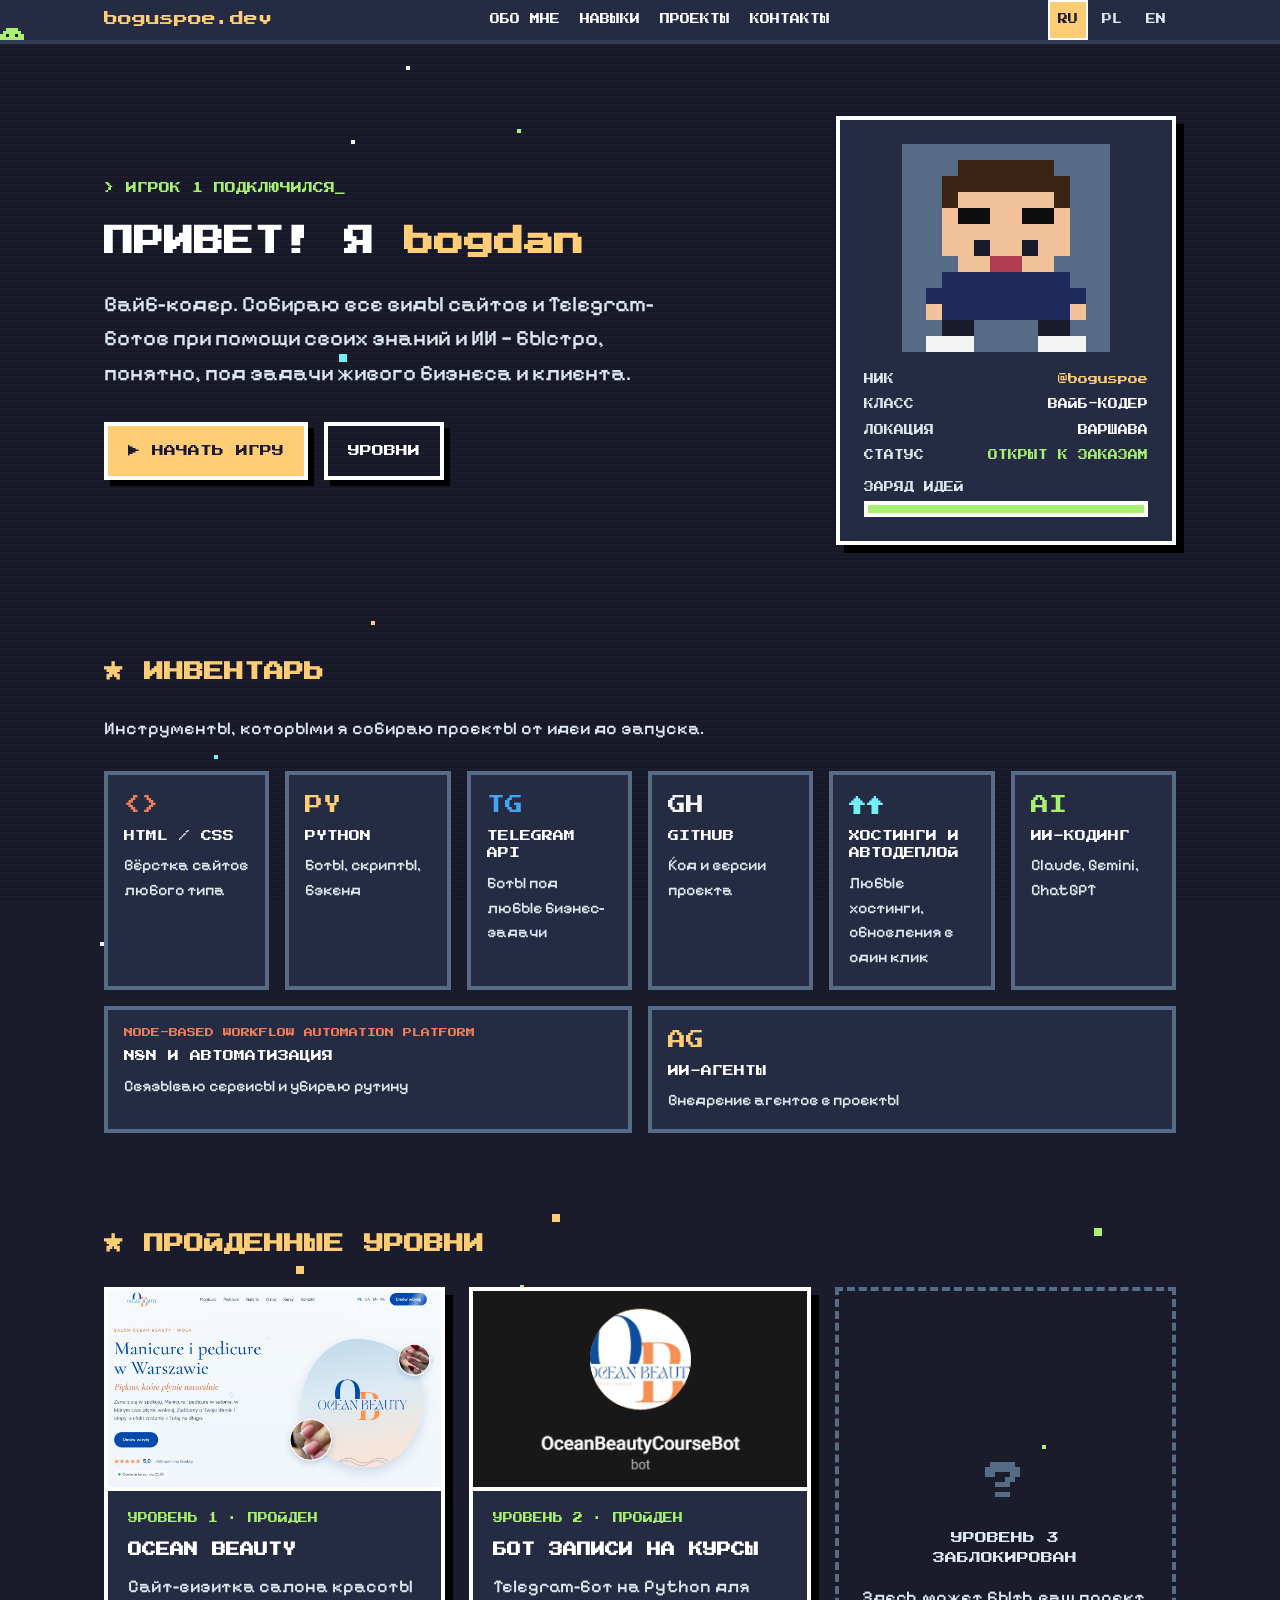
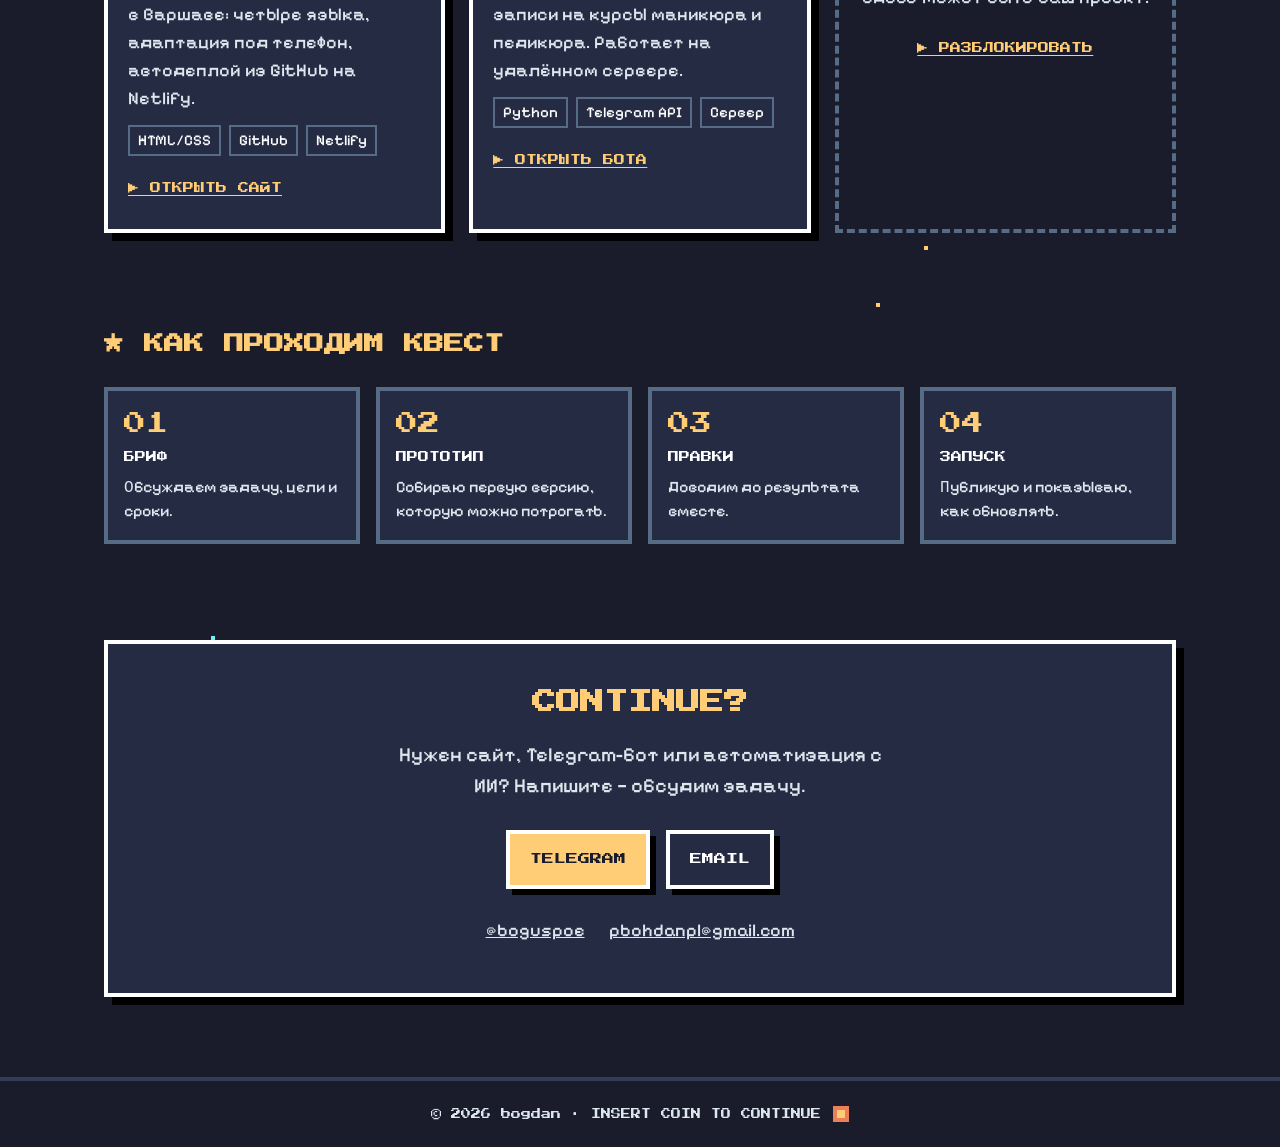
<file: index.html>
<!doctype html>
<html lang="ru">
<head>
<meta charset="utf-8">
<meta name="viewport" content="width=device-width, initial-scale=1">
<title>boguspoe.dev — сайты, Telegram-боты и ИИ-автоматизация</title>
<meta name="description" content="bogdan, вайб-кодер из Варшавы. Сайты любого типа, Telegram-боты, n8n-автоматизация и внедрение ИИ-агентов в проекты.">
<link rel="canonical" href="https://boguspoe.dev/">
<link rel="alternate" hreflang="ru" href="https://boguspoe.dev/">
<link rel="alternate" hreflang="pl" href="https://boguspoe.dev/pl/">
<link rel="alternate" hreflang="en" href="https://boguspoe.dev/en/">
<link rel="alternate" hreflang="x-default" href="https://boguspoe.dev/">
<meta property="og:type" content="website">
<meta property="og:url" content="https://boguspoe.dev/">
<meta property="og:title" content="boguspoe.dev — сайты, Telegram-боты и ИИ-автоматизация">
<meta property="og:description" content="Вайб-кодер bogdan: сайты, Telegram-боты, n8n и ИИ-агенты под задачи бизнеса.">
<meta property="og:locale" content="ru_RU">
<meta property="og:image" content="https://boguspoe.dev/og.png">
<meta property="og:image:width" content="1200">
<meta property="og:image:height" content="630">
<meta property="og:image:alt" content="boguspoe.dev">
<meta name="twitter:card" content="summary_large_image">
<meta name="theme-color" content="#1a1c2c">
<link rel="icon" href="data:image/svg+xml,%3Csvg xmlns='http://www.w3.org/2000/svg' viewBox='0 0 8 8' shape-rendering='crispEdges'%3E%3Crect width='8' height='8' fill='%231a1c2c'/%3E%3Crect x='2' y='1' width='4' height='2' fill='%233b2416'/%3E%3Crect x='2' y='3' width='4' height='2' fill='%23f2c39b'/%3E%3Crect x='3' y='3' width='1' height='1' fill='%231a1c2c'/%3E%3Crect x='5' y='3' width='1' height='1' fill='%231a1c2c'/%3E%3Crect x='1' y='5' width='6' height='3' fill='%231f2a5c'/%3E%3C/svg%3E">
<link rel="preconnect" href="https://fonts.googleapis.com">
<link rel="preconnect" href="https://fonts.gstatic.com" crossorigin>
<link href="https://fonts.googleapis.com/css2?family=Press+Start+2P&family=Pixelify+Sans:wght@400;500;600&display=swap" rel="stylesheet">
<link rel="stylesheet" href="/style.css?v=202611021820">
</head>
<body data-secret="СЕКРЕТ НАЙДЕН! +1 ЖИЗНЬ">
<div class="page">
  <div class="scan" aria-hidden="true"></div>
  <div class="stars" id="stars" aria-hidden="true"></div>

  <header>
    <nav class="wrap" aria-label="Основное меню">
      <a href="#top" class="logo">boguspoe.dev</a>
      <div class="menu">
        <a href="#about">ОБО МНЕ</a>
        <a href="#skills">НАВЫКИ</a>
        <a href="#projects">ПРОЕКТЫ</a>
        <a href="#contact">КОНТАКТЫ</a>
      </div>
      <div class="langs" aria-label="Язык"><a href="/" hreflang="ru" lang="ru" aria-current="true">RU</a><a href="/pl/" hreflang="pl" lang="pl">PL</a><a href="/en/" hreflang="en" lang="en">EN</a></div>
    </nav>
    <div class="slime" id="slime" aria-hidden="true"></div>
  </header>

  <main id="top" class="wrap">

    <section id="about" class="hero">
      <div class="hero-text">
        <p class="hello">&gt; ИГРОК 1 ПОДКЛЮЧИЛСЯ<span class="blink">_</span></p>
        <h1>ПРИВЕТ! Я <span>bogdan</span></h1>
        <p class="intro">Вайб-кодер. Собираю все виды сайтов и Telegram-ботов при помощи своих знаний и ИИ — быстро, понятно, под задачи живого бизнеса и клиента.</p>
        <div class="btns">
          <a href="#contact" class="btn primary"><span class="blink" style="animation-duration:.8s">▶</span> НАЧАТЬ ИГРУ</a>
          <a href="#projects" class="btn">УРОВНИ</a>
        </div>
      </div>

      <div class="char">
        <div class="avatar-frame">
          <div class="avatar" id="avatar" role="img" aria-label="Пиксельный аватар bogdan"></div>
        </div>
        <div class="stats">
          <div class="stat"><span class="k">НИК</span><a href="https://t.me/boguspoe">@boguspoe</a></div>
          <div class="stat"><span class="k">КЛАСС</span><span>ВАЙБ-КОДЕР</span></div>
          <div class="stat"><span class="k">ЛОКАЦИЯ</span><span>ВАРШАВА</span></div>
          <div class="stat"><span class="k">СТАТУС</span><span style="color:var(--green)">ОТКРЫТ К ЗАКАЗАМ</span></div>
          <div style="display:flex;flex-direction:column;gap:6px;padding-top:6px">
            <span style="color:var(--muted)">ЗАРЯД ИДЕЙ</span>
            <div class="bar"><div></div></div>
          </div>
        </div>
      </div>
    </section>

    <section id="skills">
      <h2>★ ИНВЕНТАРЬ</h2>
      <p class="lead">Инструменты, которыми я собираю проекты от идеи до запуска.</p>
      <div class="row">
        <div class="skill"><span class="ic" style="color:#ef7d57" aria-hidden="true">&lt;&gt;</span><span class="nm">HTML / CSS</span><span class="ds">Вёрстка сайтов любого типа</span></div>
        <div class="skill"><span class="ic" style="color:#ffcd75" aria-hidden="true">PY</span><span class="nm">PYTHON</span><span class="ds">Боты, скрипты, бэкенд</span></div>
        <div class="skill"><span class="ic" style="color:#41a6f6" aria-hidden="true">TG</span><span class="nm">TELEGRAM API</span><span class="ds">Боты под любые бизнес-задачи</span></div>
        <div class="skill"><span class="ic" style="color:#f4f4f4" aria-hidden="true">GH</span><span class="nm">GITHUB</span><span class="ds">Код и версии проекта</span></div>
        <div class="skill"><span class="ic" style="color:#73eff7" aria-hidden="true">↑↑</span><span class="nm">ХОСТИНГИ И АВТОДЕПЛОЙ</span><span class="ds">Любые хостинги, обновления в один клик</span></div>
        <div class="skill"><span class="ic" style="color:#a7f070" aria-hidden="true">AI</span><span class="nm">ИИ-КОДИНГ</span><span class="ds">Claude, Gemini, ChatGPT</span></div>
        <div class="skill"><span class="ic small" style="color:#ef7d57" aria-hidden="true">NODE-BASED WORKFLOW AUTOMATION PLATFORM</span><span class="nm">N8N И АВТОМАТИЗАЦИЯ</span><span class="ds">Связываю сервисы и убираю рутину</span></div>
        <div class="skill"><span class="ic" style="color:#ffcd75" aria-hidden="true">AG</span><span class="nm">ИИ-АГЕНТЫ</span><span class="ds">Внедрение агентов в проекты</span></div>
      </div>
    </section>

    <section id="projects">
      <h2>★ ПРОЙДЕННЫЕ УРОВНИ</h2>
      <div class="projects">
        <article class="card">
          <img src="/ocean-beauty.png" alt="Главный экран сайта Ocean Beauty" style="object-fit:cover;object-position:left top;background:#f4f4f4" loading="lazy">
          <div class="body">
            <span class="lvl">УРОВЕНЬ 1 · ПРОЙДЕН</span>
            <h3>OCEAN BEAUTY</h3>
            <p>Сайт-визитка салона красоты в Варшаве: четыре языка, адаптация под телефон, автодеплой из GitHub на Netlify.</p>
            <div class="tags"><span>HTML/CSS</span><span>GitHub</span><span>Netlify</span></div>
            <a href="https://oceanbeauty.pl" class="go" target="_blank" rel="noopener">▶ ОТКРЫТЬ САЙТ</a>
          </div>
        </article>
        <article class="card">
          <img src="/bot.png" alt="Профиль Telegram-бота OceanBeautyCourseBot" style="object-fit:contain;background:#181818" loading="lazy">
          <div class="body">
            <span class="lvl">УРОВЕНЬ 2 · ПРОЙДЕН</span>
            <h3>БОТ ЗАПИСИ НА КУРСЫ</h3>
            <p>Telegram-бот на Python для записи на курсы маникюра и педикюра. Работает на удалённом сервере.</p>
            <div class="tags"><span>Python</span><span>Telegram API</span><span>Сервер</span></div>
            <a href="https://t.me/OceanBeautyCourseBot" class="go" target="_blank" rel="noopener">▶ ОТКРЫТЬ БОТА</a>
          </div>
        </article>
        <article class="locked">
          <span class="q" aria-hidden="true">?</span>
          <span class="t">УРОВЕНЬ 3<br>ЗАБЛОКИРОВАН</span>
          <p>Здесь может быть ваш проект.</p>
          <a href="#contact" class="go">▶ РАЗБЛОКИРОВАТЬ</a>
        </article>
      </div>
    </section>

    <section>
      <h2>★ КАК ПРОХОДИМ КВЕСТ</h2>
      <ol class="steps row">
        <li class="step"><span class="n">01</span><span class="nm">БРИФ</span><span class="ds">Обсуждаем задачу, цели и сроки.</span></li>
        <li class="step"><span class="n">02</span><span class="nm">ПРОТОТИП</span><span class="ds">Собираю первую версию, которую можно потрогать.</span></li>
        <li class="step"><span class="n">03</span><span class="nm">ПРАВКИ</span><span class="ds">Доводим до результата вместе.</span></li>
        <li class="step"><span class="n">04</span><span class="nm">ЗАПУСК</span><span class="ds">Публикую и показываю, как обновлять.</span></li>
      </ol>
    </section>

    <section id="contact" class="contact">
      <div class="contact-box">
        <h2>CONTINUE?</h2>
        <p>Нужен сайт, Telegram-бот или автоматизация с ИИ? Напишите — обсудим задачу.</p>
        <div class="btns" style="justify-content:center">
          <a href="https://t.me/boguspoe" class="btn primary" target="_blank" rel="noopener">TELEGRAM</a>
          <a href="mailto:pbohdanpl@gmail.com" class="btn">EMAIL</a>
        </div>
        <div class="handles">
          <a href="https://t.me/boguspoe" target="_blank" rel="noopener">@boguspoe</a>
          <a href="mailto:pbohdanpl@gmail.com">pbohdanpl@gmail.com</a>
        </div>
      </div>
    </section>

  </main>

  <footer>
    <span>© 2026 bogdan · INSERT COIN TO CONTINUE</span>
    <span class="coin" aria-hidden="true"></span>
  </footer>
</div>
<script src="/site.js?v=202611021820"></script>
</body>
</html>
</file>
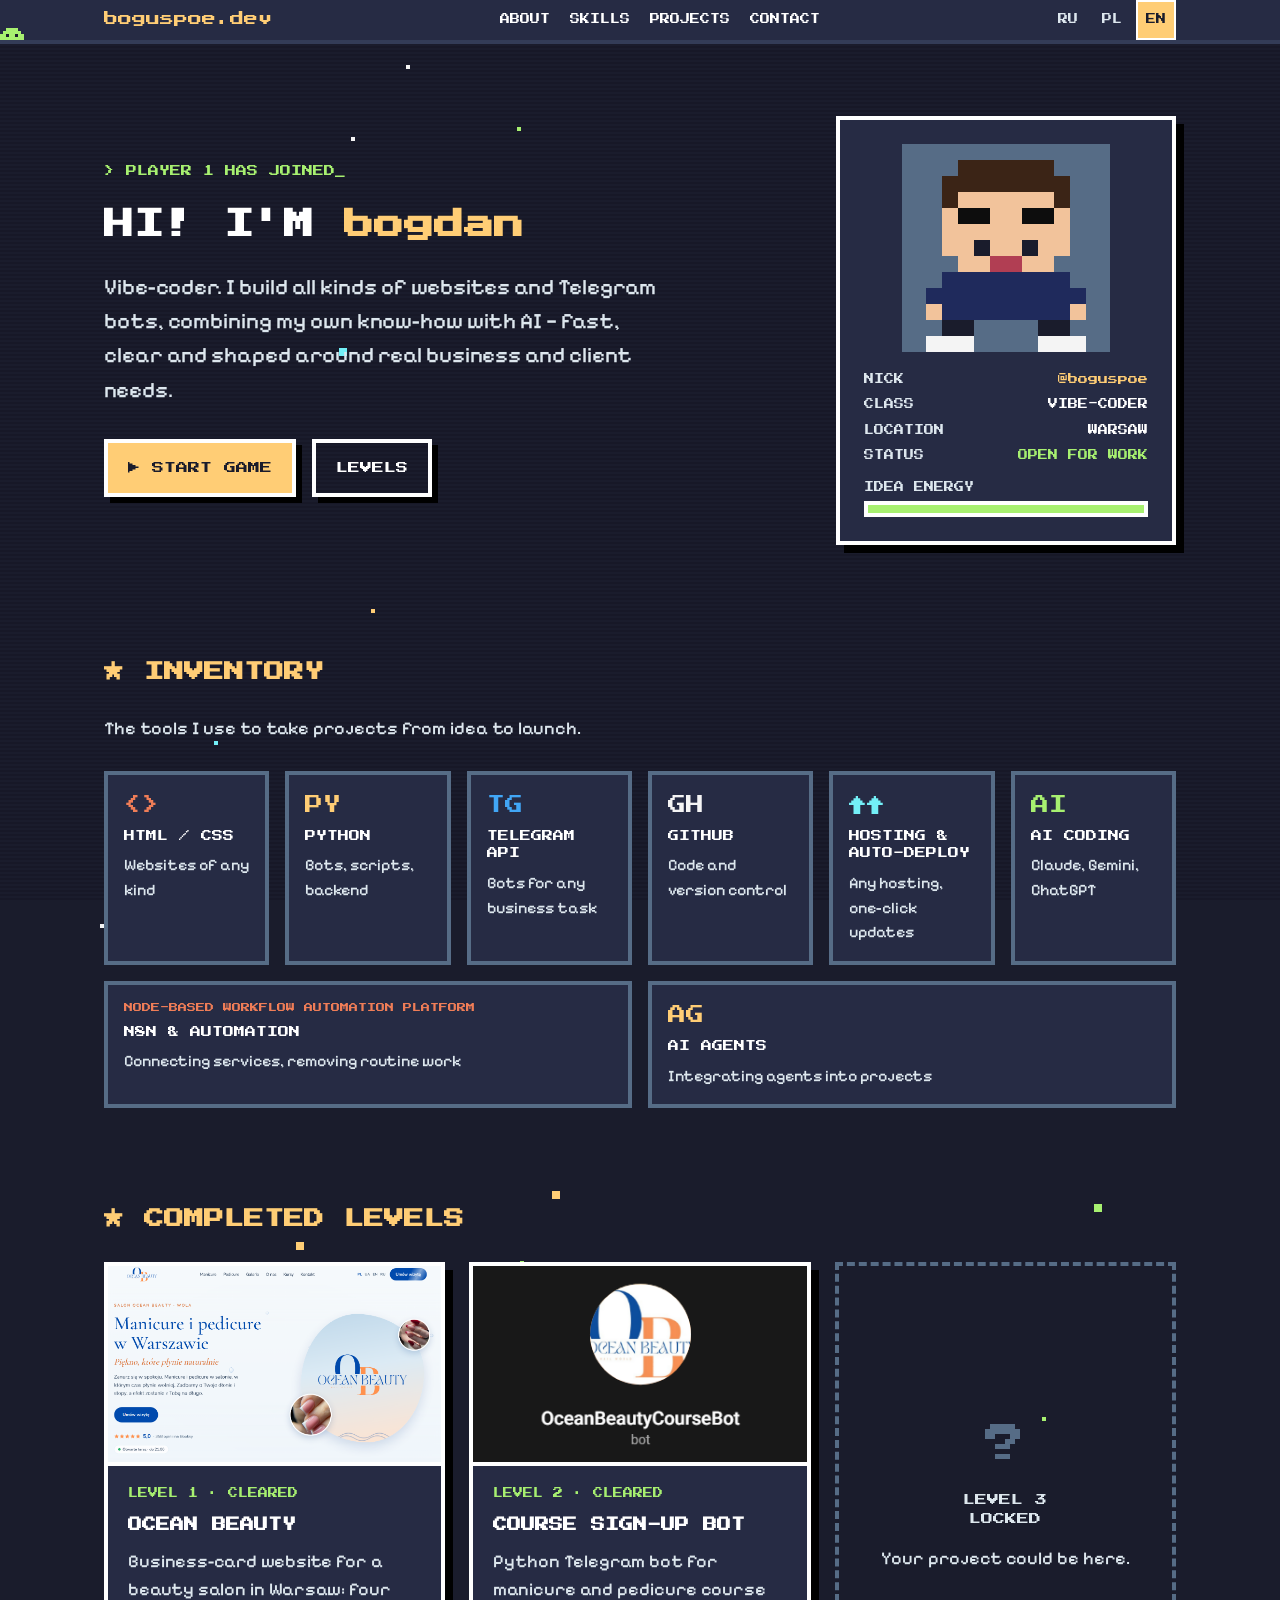
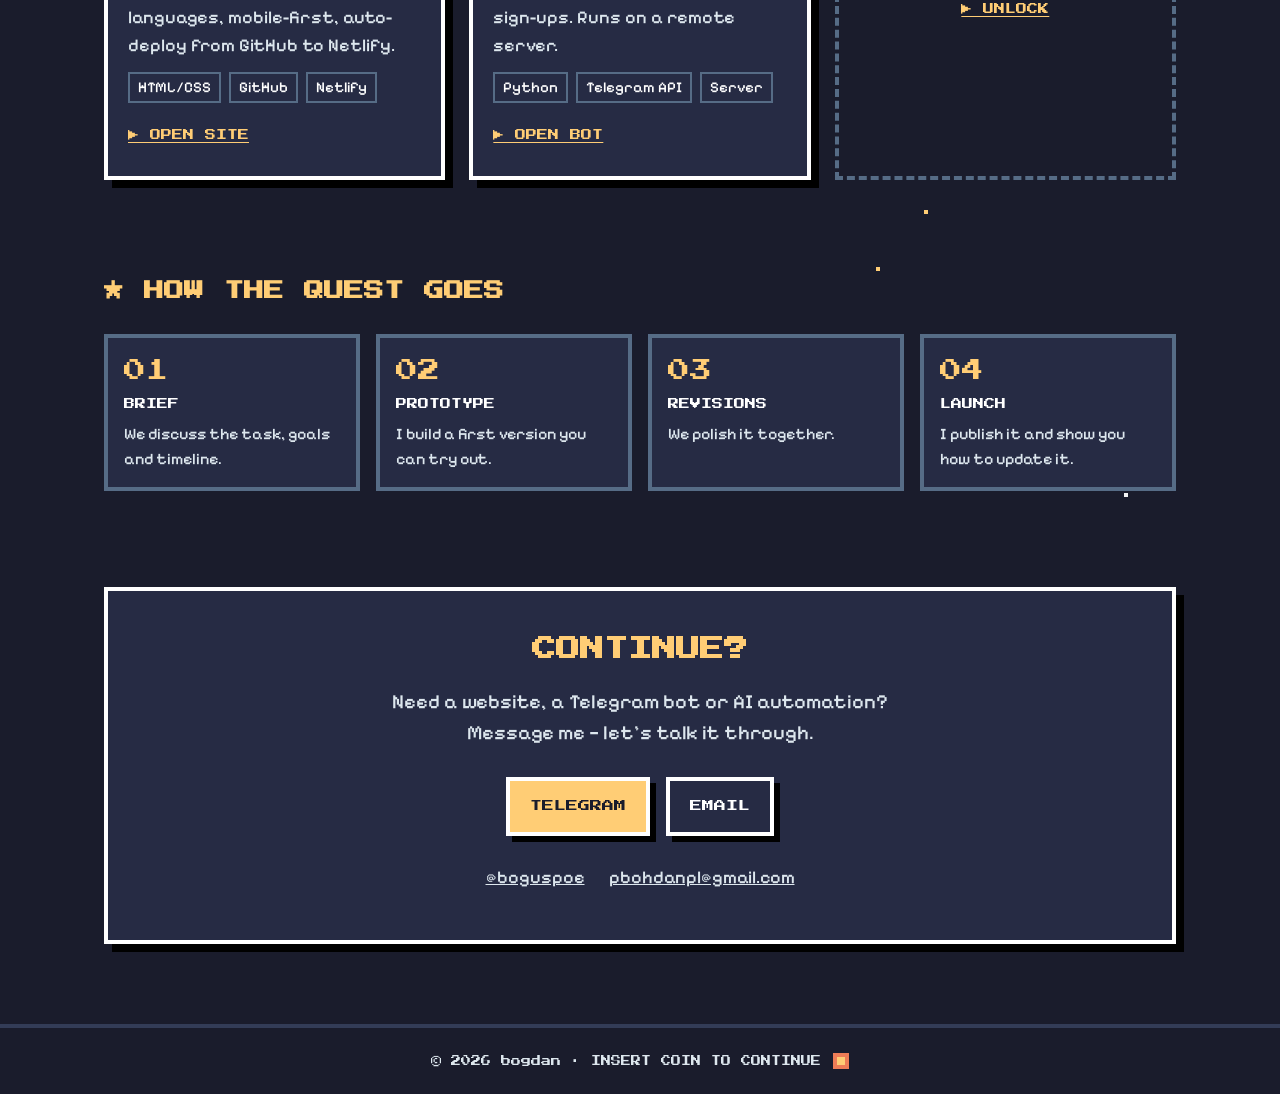
<file: en/index.html>
<!doctype html>
<html lang="en">
<head>
<meta charset="utf-8">
<meta name="viewport" content="width=device-width, initial-scale=1">
<title>boguspoe.dev — websites, Telegram bots &amp; AI automation</title>
<meta name="description" content="bogdan, a vibe-coder in Warsaw. Websites of any kind, Telegram bots, n8n automation and AI agent integration.">
<link rel="canonical" href="https://boguspoe.dev/en/">
<link rel="alternate" hreflang="ru" href="https://boguspoe.dev/">
<link rel="alternate" hreflang="pl" href="https://boguspoe.dev/pl/">
<link rel="alternate" hreflang="en" href="https://boguspoe.dev/en/">
<link rel="alternate" hreflang="x-default" href="https://boguspoe.dev/">
<meta property="og:type" content="website">
<meta property="og:url" content="https://boguspoe.dev/en/">
<meta property="og:title" content="boguspoe.dev — websites, Telegram bots &amp; AI automation">
<meta property="og:description" content="Vibe-coder bogdan: websites, Telegram bots, n8n and AI agents built around real business needs.">
<meta property="og:locale" content="en_US">
<meta property="og:image" content="https://boguspoe.dev/og.png">
<meta property="og:image:width" content="1200">
<meta property="og:image:height" content="630">
<meta property="og:image:alt" content="boguspoe.dev">
<meta name="twitter:card" content="summary_large_image">
<meta name="theme-color" content="#1a1c2c">
<link rel="icon" href="data:image/svg+xml,%3Csvg xmlns='http://www.w3.org/2000/svg' viewBox='0 0 8 8' shape-rendering='crispEdges'%3E%3Crect width='8' height='8' fill='%231a1c2c'/%3E%3Crect x='2' y='1' width='4' height='2' fill='%233b2416'/%3E%3Crect x='2' y='3' width='4' height='2' fill='%23f2c39b'/%3E%3Crect x='3' y='3' width='1' height='1' fill='%231a1c2c'/%3E%3Crect x='5' y='3' width='1' height='1' fill='%231a1c2c'/%3E%3Crect x='1' y='5' width='6' height='3' fill='%231f2a5c'/%3E%3C/svg%3E">
<link rel="preconnect" href="https://fonts.googleapis.com">
<link rel="preconnect" href="https://fonts.gstatic.com" crossorigin>
<link href="https://fonts.googleapis.com/css2?family=Press+Start+2P&family=Pixelify+Sans:wght@400;500;600&display=swap" rel="stylesheet">
<link rel="stylesheet" href="/style.css?v=202611021820">
</head>
<body data-secret="SECRET FOUND! +1 UP">
<div class="page">
  <div class="scan" aria-hidden="true"></div>
  <div class="stars" id="stars" aria-hidden="true"></div>

  <header>
    <nav class="wrap" aria-label="Main menu">
      <a href="#top" class="logo">boguspoe.dev</a>
      <div class="menu">
        <a href="#about">ABOUT</a>
        <a href="#skills">SKILLS</a>
        <a href="#projects">PROJECTS</a>
        <a href="#contact">CONTACT</a>
      </div>
      <div class="langs" aria-label="Language"><a href="/" hreflang="ru" lang="ru">RU</a><a href="/pl/" hreflang="pl" lang="pl">PL</a><a href="/en/" hreflang="en" lang="en" aria-current="true">EN</a></div>
    </nav>
    <div class="slime" id="slime" aria-hidden="true"></div>
  </header>

  <main id="top" class="wrap">

    <section id="about" class="hero">
      <div class="hero-text">
        <p class="hello">&gt; PLAYER 1 HAS JOINED<span class="blink">_</span></p>
        <h1>HI! I&#x27;M <span>bogdan</span></h1>
        <p class="intro">Vibe-coder. I build all kinds of websites and Telegram bots, combining my own know-how with AI — fast, clear and shaped around real business and client needs.</p>
        <div class="btns">
          <a href="#contact" class="btn primary"><span class="blink" style="animation-duration:.8s">▶</span> START GAME</a>
          <a href="#projects" class="btn">LEVELS</a>
        </div>
      </div>

      <div class="char">
        <div class="avatar-frame">
          <div class="avatar" id="avatar" role="img" aria-label="Pixel avatar of bogdan"></div>
        </div>
        <div class="stats">
          <div class="stat"><span class="k">NICK</span><a href="https://t.me/boguspoe">@boguspoe</a></div>
          <div class="stat"><span class="k">CLASS</span><span>VIBE-CODER</span></div>
          <div class="stat"><span class="k">LOCATION</span><span>WARSAW</span></div>
          <div class="stat"><span class="k">STATUS</span><span style="color:var(--green)">OPEN FOR WORK</span></div>
          <div style="display:flex;flex-direction:column;gap:6px;padding-top:6px">
            <span style="color:var(--muted)">IDEA ENERGY</span>
            <div class="bar"><div></div></div>
          </div>
        </div>
      </div>
    </section>

    <section id="skills">
      <h2>★ INVENTORY</h2>
      <p class="lead">The tools I use to take projects from idea to launch.</p>
      <div class="row">
        <div class="skill"><span class="ic" style="color:#ef7d57" aria-hidden="true">&lt;&gt;</span><span class="nm">HTML / CSS</span><span class="ds">Websites of any kind</span></div>
        <div class="skill"><span class="ic" style="color:#ffcd75" aria-hidden="true">PY</span><span class="nm">PYTHON</span><span class="ds">Bots, scripts, backend</span></div>
        <div class="skill"><span class="ic" style="color:#41a6f6" aria-hidden="true">TG</span><span class="nm">TELEGRAM API</span><span class="ds">Bots for any business task</span></div>
        <div class="skill"><span class="ic" style="color:#f4f4f4" aria-hidden="true">GH</span><span class="nm">GITHUB</span><span class="ds">Code and version control</span></div>
        <div class="skill"><span class="ic" style="color:#73eff7" aria-hidden="true">↑↑</span><span class="nm">HOSTING &amp; AUTO-DEPLOY</span><span class="ds">Any hosting, one-click updates</span></div>
        <div class="skill"><span class="ic" style="color:#a7f070" aria-hidden="true">AI</span><span class="nm">AI CODING</span><span class="ds">Claude, Gemini, ChatGPT</span></div>
        <div class="skill"><span class="ic small" style="color:#ef7d57" aria-hidden="true">NODE-BASED WORKFLOW AUTOMATION PLATFORM</span><span class="nm">N8N &amp; AUTOMATION</span><span class="ds">Connecting services, removing routine work</span></div>
        <div class="skill"><span class="ic" style="color:#ffcd75" aria-hidden="true">AG</span><span class="nm">AI AGENTS</span><span class="ds">Integrating agents into projects</span></div>
      </div>
    </section>

    <section id="projects">
      <h2>★ COMPLETED LEVELS</h2>
      <div class="projects">
        <article class="card">
          <img src="/ocean-beauty.png" alt="Home screen of the Ocean Beauty website" style="object-fit:cover;object-position:left top;background:#f4f4f4" loading="lazy">
          <div class="body">
            <span class="lvl">LEVEL 1 · CLEARED</span>
            <h3>OCEAN BEAUTY</h3>
            <p>Business-card website for a beauty salon in Warsaw: four languages, mobile-first, auto-deploy from GitHub to Netlify.</p>
            <div class="tags"><span>HTML/CSS</span><span>GitHub</span><span>Netlify</span></div>
            <a href="https://oceanbeauty.pl" class="go" target="_blank" rel="noopener">▶ OPEN SITE</a>
          </div>
        </article>
        <article class="card">
          <img src="/bot.png" alt="Profile of the OceanBeautyCourseBot Telegram bot" style="object-fit:contain;background:#181818" loading="lazy">
          <div class="body">
            <span class="lvl">LEVEL 2 · CLEARED</span>
            <h3>COURSE SIGN-UP BOT</h3>
            <p>Python Telegram bot for manicure and pedicure course sign-ups. Runs on a remote server.</p>
            <div class="tags"><span>Python</span><span>Telegram API</span><span>Server</span></div>
            <a href="https://t.me/OceanBeautyCourseBot" class="go" target="_blank" rel="noopener">▶ OPEN BOT</a>
          </div>
        </article>
        <article class="locked">
          <span class="q" aria-hidden="true">?</span>
          <span class="t">LEVEL 3<br>LOCKED</span>
          <p>Your project could be here.</p>
          <a href="#contact" class="go">▶ UNLOCK</a>
        </article>
      </div>
    </section>

    <section>
      <h2>★ HOW THE QUEST GOES</h2>
      <ol class="steps row">
        <li class="step"><span class="n">01</span><span class="nm">BRIEF</span><span class="ds">We discuss the task, goals and timeline.</span></li>
        <li class="step"><span class="n">02</span><span class="nm">PROTOTYPE</span><span class="ds">I build a first version you can try out.</span></li>
        <li class="step"><span class="n">03</span><span class="nm">REVISIONS</span><span class="ds">We polish it together.</span></li>
        <li class="step"><span class="n">04</span><span class="nm">LAUNCH</span><span class="ds">I publish it and show you how to update it.</span></li>
      </ol>
    </section>

    <section id="contact" class="contact">
      <div class="contact-box">
        <h2>CONTINUE?</h2>
        <p>Need a website, a Telegram bot or AI automation? Message me — let&#x27;s talk it through.</p>
        <div class="btns" style="justify-content:center">
          <a href="https://t.me/boguspoe" class="btn primary" target="_blank" rel="noopener">TELEGRAM</a>
          <a href="mailto:pbohdanpl@gmail.com" class="btn">EMAIL</a>
        </div>
        <div class="handles">
          <a href="https://t.me/boguspoe" target="_blank" rel="noopener">@boguspoe</a>
          <a href="mailto:pbohdanpl@gmail.com">pbohdanpl@gmail.com</a>
        </div>
      </div>
    </section>

  </main>

  <footer>
    <span>© 2026 bogdan · INSERT COIN TO CONTINUE</span>
    <span class="coin" aria-hidden="true"></span>
  </footer>
</div>
<script src="/site.js?v=202611021820"></script>
</body>
</html>
</file>
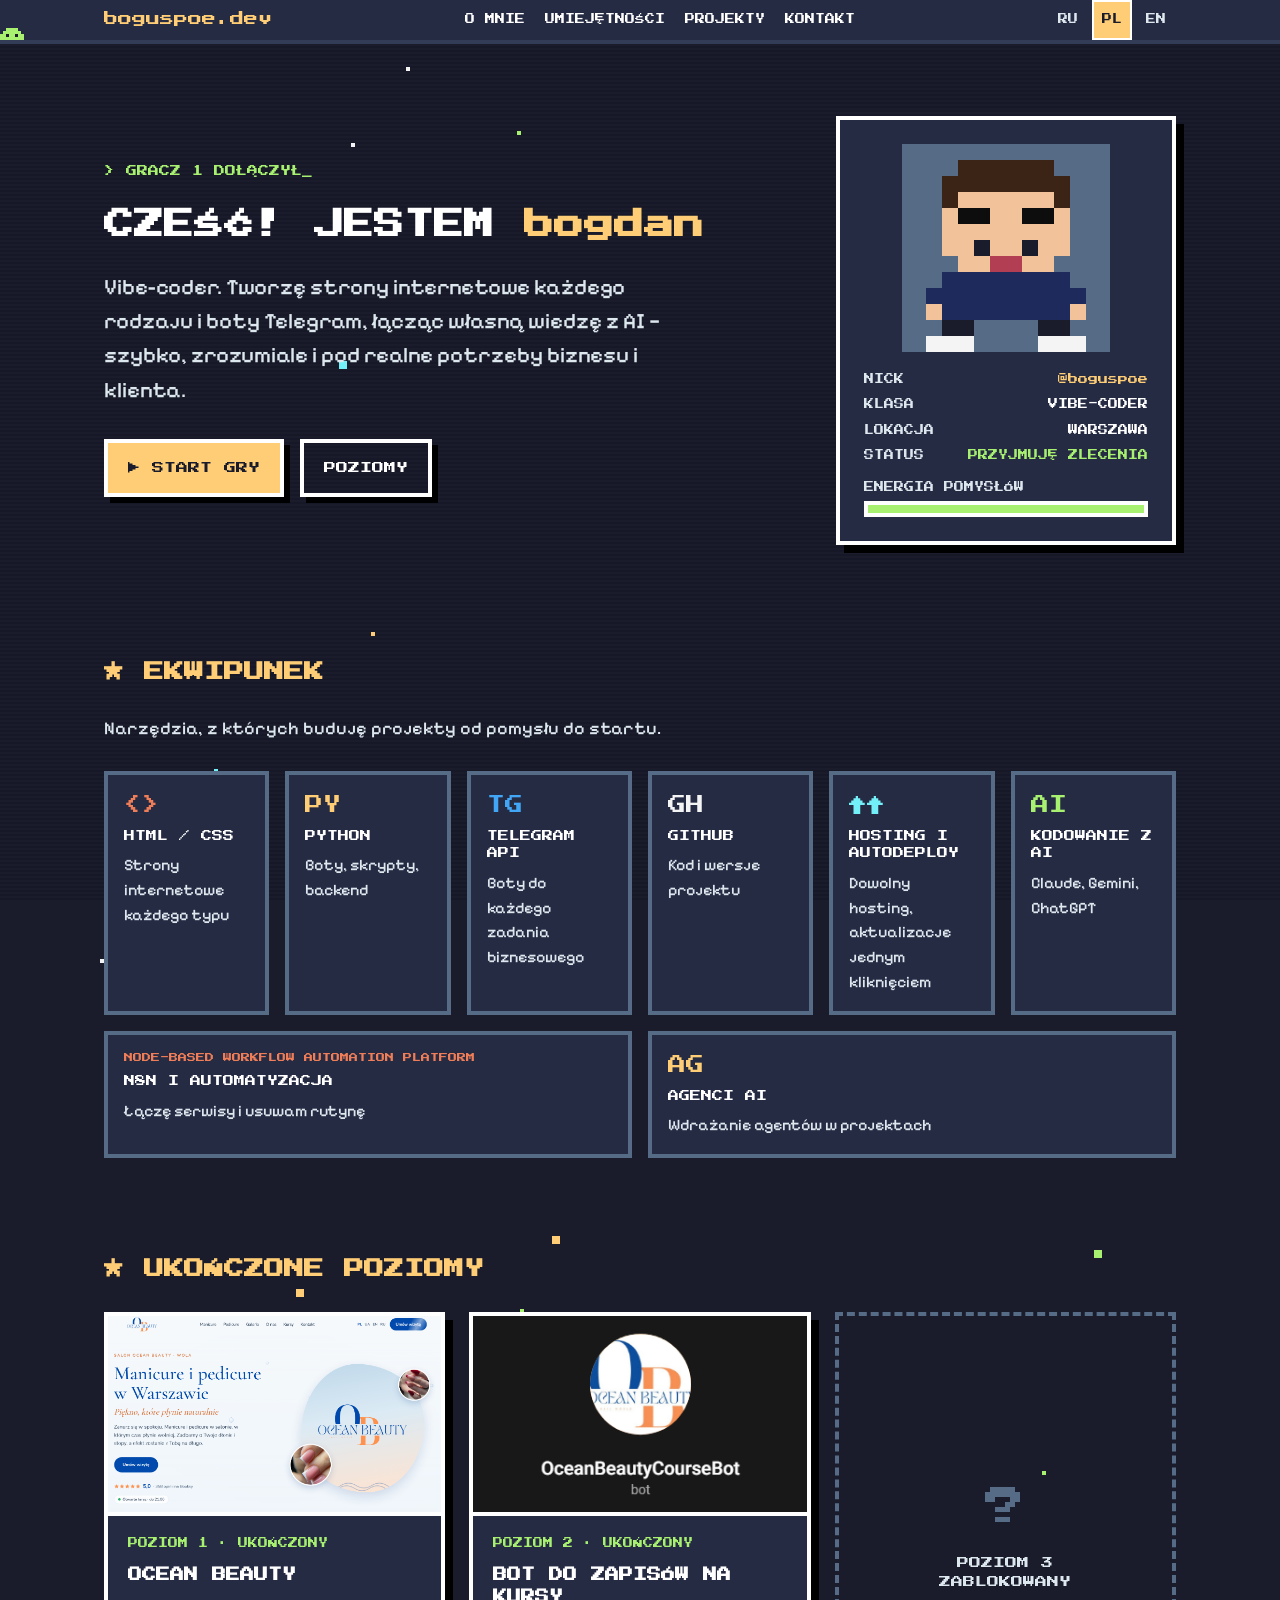
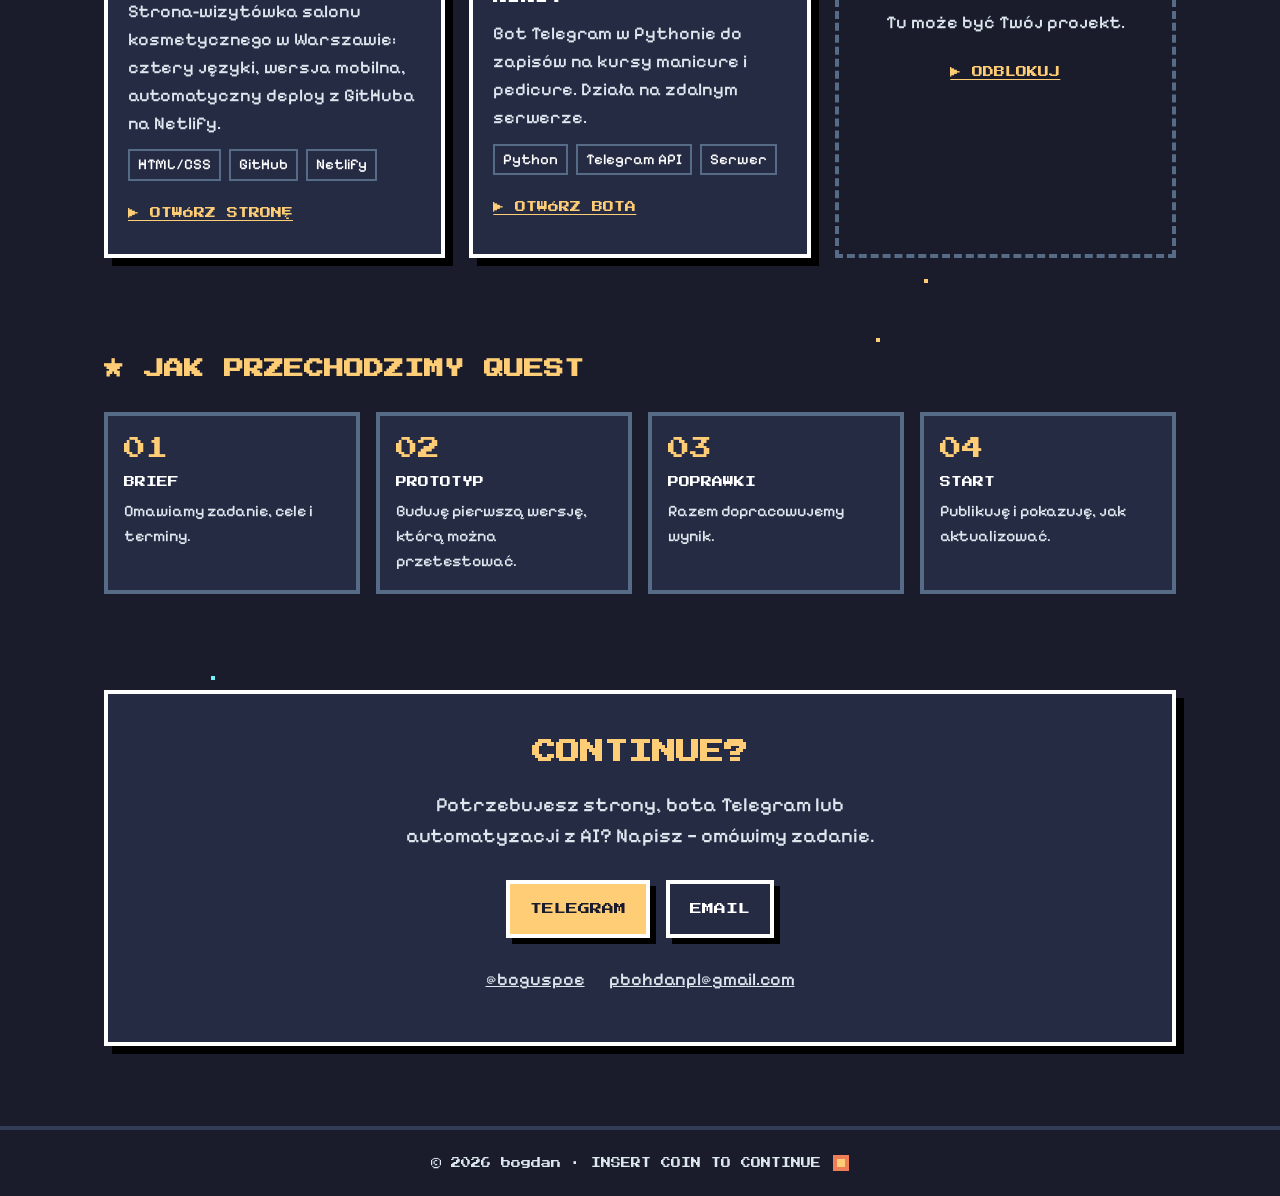
<file: pl/index.html>
<!doctype html>
<html lang="pl">
<head>
<meta charset="utf-8">
<meta name="viewport" content="width=device-width, initial-scale=1">
<title>boguspoe.dev — strony, boty Telegram i automatyzacja AI</title>
<meta name="description" content="bogdan, vibe-coder z Warszawy. Strony internetowe każdego typu, boty Telegram, automatyzacja n8n i wdrażanie agentów AI.">
<link rel="canonical" href="https://boguspoe.dev/pl/">
<link rel="alternate" hreflang="ru" href="https://boguspoe.dev/">
<link rel="alternate" hreflang="pl" href="https://boguspoe.dev/pl/">
<link rel="alternate" hreflang="en" href="https://boguspoe.dev/en/">
<link rel="alternate" hreflang="x-default" href="https://boguspoe.dev/">
<meta property="og:type" content="website">
<meta property="og:url" content="https://boguspoe.dev/pl/">
<meta property="og:title" content="boguspoe.dev — strony, boty Telegram i automatyzacja AI">
<meta property="og:description" content="Vibe-coder bogdan: strony, boty Telegram, n8n i agenci AI dopasowani do potrzeb biznesu.">
<meta property="og:locale" content="pl_PL">
<meta property="og:image" content="https://boguspoe.dev/og.png">
<meta property="og:image:width" content="1200">
<meta property="og:image:height" content="630">
<meta property="og:image:alt" content="boguspoe.dev">
<meta name="twitter:card" content="summary_large_image">
<meta name="theme-color" content="#1a1c2c">
<link rel="icon" href="data:image/svg+xml,%3Csvg xmlns='http://www.w3.org/2000/svg' viewBox='0 0 8 8' shape-rendering='crispEdges'%3E%3Crect width='8' height='8' fill='%231a1c2c'/%3E%3Crect x='2' y='1' width='4' height='2' fill='%233b2416'/%3E%3Crect x='2' y='3' width='4' height='2' fill='%23f2c39b'/%3E%3Crect x='3' y='3' width='1' height='1' fill='%231a1c2c'/%3E%3Crect x='5' y='3' width='1' height='1' fill='%231a1c2c'/%3E%3Crect x='1' y='5' width='6' height='3' fill='%231f2a5c'/%3E%3C/svg%3E">
<link rel="preconnect" href="https://fonts.googleapis.com">
<link rel="preconnect" href="https://fonts.gstatic.com" crossorigin>
<link href="https://fonts.googleapis.com/css2?family=Press+Start+2P&family=Pixelify+Sans:wght@400;500;600&display=swap" rel="stylesheet">
<link rel="stylesheet" href="/style.css?v=202611021820">
</head>
<body data-secret="SEKRET ODNALEZIONY! +1 ŻYCIE">
<div class="page">
  <div class="scan" aria-hidden="true"></div>
  <div class="stars" id="stars" aria-hidden="true"></div>

  <header>
    <nav class="wrap" aria-label="Menu główne">
      <a href="#top" class="logo">boguspoe.dev</a>
      <div class="menu">
        <a href="#about">O MNIE</a>
        <a href="#skills">UMIEJĘTNOŚCI</a>
        <a href="#projects">PROJEKTY</a>
        <a href="#contact">KONTAKT</a>
      </div>
      <div class="langs" aria-label="Język"><a href="/" hreflang="ru" lang="ru">RU</a><a href="/pl/" hreflang="pl" lang="pl" aria-current="true">PL</a><a href="/en/" hreflang="en" lang="en">EN</a></div>
    </nav>
    <div class="slime" id="slime" aria-hidden="true"></div>
  </header>

  <main id="top" class="wrap">

    <section id="about" class="hero">
      <div class="hero-text">
        <p class="hello">&gt; GRACZ 1 DOŁĄCZYŁ<span class="blink">_</span></p>
        <h1>CZEŚĆ! JESTEM <span>bogdan</span></h1>
        <p class="intro">Vibe-coder. Tworzę strony internetowe każdego rodzaju i boty Telegram, łącząc własną wiedzę z AI — szybko, zrozumiale i pod realne potrzeby biznesu i klienta.</p>
        <div class="btns">
          <a href="#contact" class="btn primary"><span class="blink" style="animation-duration:.8s">▶</span> START GRY</a>
          <a href="#projects" class="btn">POZIOMY</a>
        </div>
      </div>

      <div class="char">
        <div class="avatar-frame">
          <div class="avatar" id="avatar" role="img" aria-label="Pikselowy awatar bogdana"></div>
        </div>
        <div class="stats">
          <div class="stat"><span class="k">NICK</span><a href="https://t.me/boguspoe">@boguspoe</a></div>
          <div class="stat"><span class="k">KLASA</span><span>VIBE-CODER</span></div>
          <div class="stat"><span class="k">LOKACJA</span><span>WARSZAWA</span></div>
          <div class="stat"><span class="k">STATUS</span><span style="color:var(--green)">PRZYJMUJĘ ZLECENIA</span></div>
          <div style="display:flex;flex-direction:column;gap:6px;padding-top:6px">
            <span style="color:var(--muted)">ENERGIA POMYSŁÓW</span>
            <div class="bar"><div></div></div>
          </div>
        </div>
      </div>
    </section>

    <section id="skills">
      <h2>★ EKWIPUNEK</h2>
      <p class="lead">Narzędzia, z których buduję projekty od pomysłu do startu.</p>
      <div class="row">
        <div class="skill"><span class="ic" style="color:#ef7d57" aria-hidden="true">&lt;&gt;</span><span class="nm">HTML / CSS</span><span class="ds">Strony internetowe każdego typu</span></div>
        <div class="skill"><span class="ic" style="color:#ffcd75" aria-hidden="true">PY</span><span class="nm">PYTHON</span><span class="ds">Boty, skrypty, backend</span></div>
        <div class="skill"><span class="ic" style="color:#41a6f6" aria-hidden="true">TG</span><span class="nm">TELEGRAM API</span><span class="ds">Boty do każdego zadania biznesowego</span></div>
        <div class="skill"><span class="ic" style="color:#f4f4f4" aria-hidden="true">GH</span><span class="nm">GITHUB</span><span class="ds">Kod i wersje projektu</span></div>
        <div class="skill"><span class="ic" style="color:#73eff7" aria-hidden="true">↑↑</span><span class="nm">HOSTING I AUTODEPLOY</span><span class="ds">Dowolny hosting, aktualizacje jednym kliknięciem</span></div>
        <div class="skill"><span class="ic" style="color:#a7f070" aria-hidden="true">AI</span><span class="nm">KODOWANIE Z AI</span><span class="ds">Claude, Gemini, ChatGPT</span></div>
        <div class="skill"><span class="ic small" style="color:#ef7d57" aria-hidden="true">NODE-BASED WORKFLOW AUTOMATION PLATFORM</span><span class="nm">N8N I AUTOMATYZACJA</span><span class="ds">Łączę serwisy i usuwam rutynę</span></div>
        <div class="skill"><span class="ic" style="color:#ffcd75" aria-hidden="true">AG</span><span class="nm">AGENCI AI</span><span class="ds">Wdrażanie agentów w projektach</span></div>
      </div>
    </section>

    <section id="projects">
      <h2>★ UKOŃCZONE POZIOMY</h2>
      <div class="projects">
        <article class="card">
          <img src="/ocean-beauty.png" alt="Ekran główny strony Ocean Beauty" style="object-fit:cover;object-position:left top;background:#f4f4f4" loading="lazy">
          <div class="body">
            <span class="lvl">POZIOM 1 · UKOŃCZONY</span>
            <h3>OCEAN BEAUTY</h3>
            <p>Strona-wizytówka salonu kosmetycznego w Warszawie: cztery języki, wersja mobilna, automatyczny deploy z GitHuba na Netlify.</p>
            <div class="tags"><span>HTML/CSS</span><span>GitHub</span><span>Netlify</span></div>
            <a href="https://oceanbeauty.pl" class="go" target="_blank" rel="noopener">▶ OTWÓRZ STRONĘ</a>
          </div>
        </article>
        <article class="card">
          <img src="/bot.png" alt="Profil bota Telegram OceanBeautyCourseBot" style="object-fit:contain;background:#181818" loading="lazy">
          <div class="body">
            <span class="lvl">POZIOM 2 · UKOŃCZONY</span>
            <h3>BOT DO ZAPISÓW NA KURSY</h3>
            <p>Bot Telegram w Pythonie do zapisów na kursy manicure i pedicure. Działa na zdalnym serwerze.</p>
            <div class="tags"><span>Python</span><span>Telegram API</span><span>Serwer</span></div>
            <a href="https://t.me/OceanBeautyCourseBot" class="go" target="_blank" rel="noopener">▶ OTWÓRZ BOTA</a>
          </div>
        </article>
        <article class="locked">
          <span class="q" aria-hidden="true">?</span>
          <span class="t">POZIOM 3<br>ZABLOKOWANY</span>
          <p>Tu może być Twój projekt.</p>
          <a href="#contact" class="go">▶ ODBLOKUJ</a>
        </article>
      </div>
    </section>

    <section>
      <h2>★ JAK PRZECHODZIMY QUEST</h2>
      <ol class="steps row">
        <li class="step"><span class="n">01</span><span class="nm">BRIEF</span><span class="ds">Omawiamy zadanie, cele i terminy.</span></li>
        <li class="step"><span class="n">02</span><span class="nm">PROTOTYP</span><span class="ds">Buduję pierwszą wersję, którą można przetestować.</span></li>
        <li class="step"><span class="n">03</span><span class="nm">POPRAWKI</span><span class="ds">Razem dopracowujemy wynik.</span></li>
        <li class="step"><span class="n">04</span><span class="nm">START</span><span class="ds">Publikuję i pokazuję, jak aktualizować.</span></li>
      </ol>
    </section>

    <section id="contact" class="contact">
      <div class="contact-box">
        <h2>CONTINUE?</h2>
        <p>Potrzebujesz strony, bota Telegram lub automatyzacji z AI? Napisz — omówimy zadanie.</p>
        <div class="btns" style="justify-content:center">
          <a href="https://t.me/boguspoe" class="btn primary" target="_blank" rel="noopener">TELEGRAM</a>
          <a href="mailto:pbohdanpl@gmail.com" class="btn">EMAIL</a>
        </div>
        <div class="handles">
          <a href="https://t.me/boguspoe" target="_blank" rel="noopener">@boguspoe</a>
          <a href="mailto:pbohdanpl@gmail.com">pbohdanpl@gmail.com</a>
        </div>
      </div>
    </section>

  </main>

  <footer>
    <span>© 2026 bogdan · INSERT COIN TO CONTINUE</span>
    <span class="coin" aria-hidden="true"></span>
  </footer>
</div>
<script src="/site.js?v=202611021820"></script>
</body>
</html>
</file>
<file: style.css>
:root{
  --bg:#1a1c2c; --panel:#262b44; --line:#333c57; --slate:#566c86;
  --text:#ffffff; --muted:#dde7ee; --accent:#ffcd75; --green:#a7f070;
  --pixel:'Press Start 2P', monospace;
}
*{box-sizing:border-box}
html{scroll-behavior:smooth}
body{margin:0;background:var(--bg);color:var(--text);font-family:'Pixelify Sans',monospace;font-weight:500;font-size:18px;line-height:1.55;-webkit-font-smoothing:none}
a{color:inherit}
.page{position:relative;overflow:hidden;min-height:100vh}
.px{font-family:var(--pixel)}
.wrap{max-width:1120px;margin:0 auto;padding:0 24px}

/* фон: звёзды и ЭЛТ-полоски */
.stars{position:absolute;inset:0;pointer-events:none;z-index:0}
.stars i{position:absolute;display:block;animation:px-twinkle 2s steps(1) infinite}
.scan{position:fixed;inset:0;pointer-events:none;z-index:0;opacity:.6;background:repeating-linear-gradient(0deg,rgba(0,0,0,.18) 0,rgba(0,0,0,.18) 2px,transparent 2px,transparent 4px)}

/* шапка */
header{position:relative;z-index:1;border-bottom:4px solid var(--line);background:var(--panel);overflow:hidden}
nav{display:flex;flex-wrap:wrap;align-items:center;justify-content:space-between;gap:12px 24px;padding-top:16px;padding-bottom:16px}
.logo{font-family:var(--pixel);font-size:14px;color:var(--accent);text-decoration:none}
.menu{display:flex;flex-wrap:wrap;gap:4px 20px;font-family:var(--pixel);font-size:10px}
.menu a{text-decoration:none;padding:12px 0}
.menu a:hover{color:var(--accent)}
.langs{display:flex;gap:4px;font-family:var(--pixel);font-size:10px}
.langs a{text-decoration:none;padding:10px 8px;border:2px solid transparent;color:var(--muted)}
.langs a:hover{color:var(--accent)}
.langs a[aria-current="true"]{color:var(--bg);background:var(--accent);border-color:var(--text)}
.slime{position:absolute;left:0;bottom:0;width:24px;height:12px;display:grid;grid-template-columns:repeat(8,1fr);grid-template-rows:repeat(4,1fr);animation:px-walk 14s steps(140) infinite}

main{position:relative;z-index:1}
section{padding:48px 0}
h2{margin:0 0 28px;font-family:var(--pixel);font-size:20px;line-height:1.5;color:var(--accent)}
.lead{margin:0 0 28px;color:var(--muted);max-width:640px}

/* герой */
.hero{display:flex;flex-wrap:wrap;align-items:center;gap:48px;padding:72px 0 64px}
.hero-text{flex:1 1 340px;min-width:0;display:flex;flex-direction:column;gap:24px}
.hello{margin:0;font-family:var(--pixel);font-size:11px;color:var(--green)}
h1{margin:0;font-family:var(--pixel);font-size:30px;line-height:1.4}
h1 span{color:var(--accent)}
.intro{margin:0;font-size:22px;color:var(--muted);max-width:560px}
.btns{display:flex;flex-wrap:wrap;gap:16px;padding-top:8px}
.btn{display:inline-block;font-family:var(--pixel);font-size:12px;padding:16px 20px;text-decoration:none;border:4px solid var(--text);box-shadow:6px 6px 0 #000;color:var(--text);transition:none}
.btn.primary{background:var(--accent);color:var(--bg)}
.btn:hover,.btn:focus-visible{transform:translate(-3px,-3px);box-shadow:9px 9px 0 #000}
.btn:active{transform:translate(4px,4px);box-shadow:2px 2px 0 #000}
.blink{animation:px-blink 1s steps(1) infinite}

/* карточка персонажа */
.char{flex:0 1 340px;min-width:260px;background:var(--panel);border:4px solid var(--text);box-shadow:8px 8px 0 #000;padding:24px;display:flex;flex-direction:column;align-items:center;gap:20px}
.avatar-frame{background:var(--slate);padding:16px 8px 0;overflow:hidden}
.avatar{width:192px;height:192px;display:grid;grid-template-columns:repeat(12,1fr);grid-template-rows:repeat(12,1fr);animation:px-bob 1.2s steps(1) infinite}
.stats{width:100%;display:flex;flex-direction:column;gap:10px;font-family:var(--pixel);font-size:10px}
.stat{display:flex;justify-content:space-between;gap:8px}
.stat .k{color:var(--muted);flex:none}
.stat > :last-child{text-align:right}
.stat a{color:var(--accent);text-decoration:none}
.bar{height:16px;border:4px solid var(--text);background:var(--bg)}
.bar div{height:100%;background:var(--green);animation:px-fill 6s steps(12) infinite}

/* сетки карточек */
.row{display:flex;flex-wrap:wrap;gap:16px}
.skill{flex:1 1 160px;background:var(--panel);border:4px solid var(--slate);padding:16px;display:flex;flex-direction:column;gap:8px}
.skill .ic{font-family:var(--pixel);font-size:18px;line-height:1.6}
.skill .ic.small{font-size:9px}
.skill .nm{font-family:var(--pixel);font-size:11px;line-height:1.6}
.skill .ds{font-size:16px;color:var(--muted)}

.projects{display:flex;flex-wrap:wrap;gap:24px}
.card{flex:1 1 300px;min-width:0;background:var(--panel);border:4px solid var(--text);box-shadow:8px 8px 0 #000;display:flex;flex-direction:column}
.card:hover{transform:translate(-4px,-4px);box-shadow:12px 12px 0 #000}
.card img{display:block;width:100%;height:200px;border-bottom:4px solid var(--text)}
.card .body{padding:20px;display:flex;flex-direction:column;gap:12px}
.lvl{font-family:var(--pixel);font-size:10px;color:var(--green)}
h3{margin:0;font-family:var(--pixel);font-size:14px;line-height:1.6}
.card p{margin:0;color:var(--muted)}
.tags{display:flex;flex-wrap:wrap;gap:8px;font-size:15px}
.tags span{border:2px solid var(--slate);padding:2px 8px}
.go{font-family:var(--pixel);font-size:11px;color:var(--accent);padding:12px 0}
.locked{flex:1 1 300px;min-width:0;border:4px dashed var(--slate);display:flex;flex-direction:column;align-items:center;justify-content:center;gap:16px;padding:32px 20px;text-align:center;min-height:280px}
.locked .q{font-family:var(--pixel);font-size:40px;color:var(--slate)}
.locked .t{font-family:var(--pixel);font-size:12px;color:var(--muted);line-height:1.6}
.locked p{margin:0;color:var(--muted)}

.steps{margin:0;padding:0;list-style:none}
.step{flex:1 1 220px;background:var(--panel);border:4px solid var(--slate);padding:16px;display:flex;flex-direction:column;gap:8px}
.step .n{font-family:var(--pixel);font-size:22px;color:var(--accent)}
.step .nm{font-family:var(--pixel);font-size:11px;line-height:1.6}
.step .ds{font-size:16px;color:var(--muted)}

/* контакты */
.contact{padding:48px 0 80px}
.contact-box{background:var(--panel);border:4px solid var(--text);box-shadow:8px 8px 0 #000;padding:40px 24px;display:flex;flex-direction:column;align-items:center;gap:20px;text-align:center}
.contact-box h2{margin:0;font-size:24px}
.contact-box p{margin:0;font-size:20px;color:var(--muted);max-width:520px}
.handles{display:flex;flex-wrap:wrap;justify-content:center;gap:4px 24px;font-size:18px}
.handles a{color:var(--muted);padding:8px 0;word-break:break-all}

footer{position:relative;z-index:1;border-top:4px solid var(--line);padding:24px;display:flex;flex-wrap:wrap;align-items:center;justify-content:center;gap:12px;text-align:center;font-family:var(--pixel);font-size:10px;color:var(--muted);line-height:1.8}
.coin{display:inline-block;width:16px;height:16px;background:var(--accent);border:4px solid #ef7d57;animation:px-coin .8s steps(1) infinite}

/* секрет: код Konami */
.rain{position:fixed;inset:0;pointer-events:none;z-index:60;overflow:hidden}
.rain i{position:absolute;top:-24px;width:16px;height:16px;background:var(--accent);border:4px solid #ef7d57;animation:px-fall 2.4s steps(24) forwards,px-coin .6s steps(1) infinite}
.toast{position:fixed;left:50%;top:24px;z-index:70;transform:translateX(-50%);background:var(--panel);border:4px solid var(--text);box-shadow:6px 6px 0 #000;padding:16px 20px;font-family:var(--pixel);font-size:12px;line-height:1.6;color:var(--green);text-align:center;max-width:calc(100% - 32px)}
.gold .avatar-frame{background:#29366f}

@keyframes px-fall{to{transform:translateY(calc(100vh + 48px))}}
@keyframes px-blink{0%{opacity:1}50%{opacity:0}}
@keyframes px-bob{0%{transform:translateY(0)}50%{transform:translateY(-8px)}}
@keyframes px-twinkle{0%{opacity:.15}50%{opacity:1}}
@keyframes px-fill{0%{width:0}70%{width:100%}100%{width:100%}}
@keyframes px-coin{0%{transform:scaleX(1)}25%{transform:scaleX(.5)}50%{transform:scaleX(.15)}75%{transform:scaleX(.5)}}
@keyframes px-walk{0%{transform:translateX(-80px)}100%{transform:translateX(calc(100vw + 80px))}}

@media (max-width:600px){
  :root{--muted:#f0f4f7}
  .scan{opacity:.25}
  .stats,.lvl,footer{font-size:11px}
  .skill .ds,.step .ds{font-size:17px}
  nav{gap:4px;padding-top:12px;padding-bottom:4px}
  .logo{flex:1}
  .langs{order:2;font-size:9px}
  .langs a{padding:6px}
  .menu{order:3}
  .menu{width:100%;flex-wrap:nowrap;justify-content:space-between;gap:8px;font-size:9px}
  .menu a{padding:14px 0;white-space:nowrap}
  h1{font-size:22px}
  h2{font-size:16px}
  .contact-box h2{font-size:20px}
  .hero{padding:48px 0 40px;gap:36px}
  .char{min-width:0;width:100%}
}
@media (max-width:360px){
  .menu{font-size:8px;gap:4px}
}
@media (prefers-reduced-motion:reduce){
  *{animation:none !important}
  html{scroll-behavior:auto}
}
</file>
